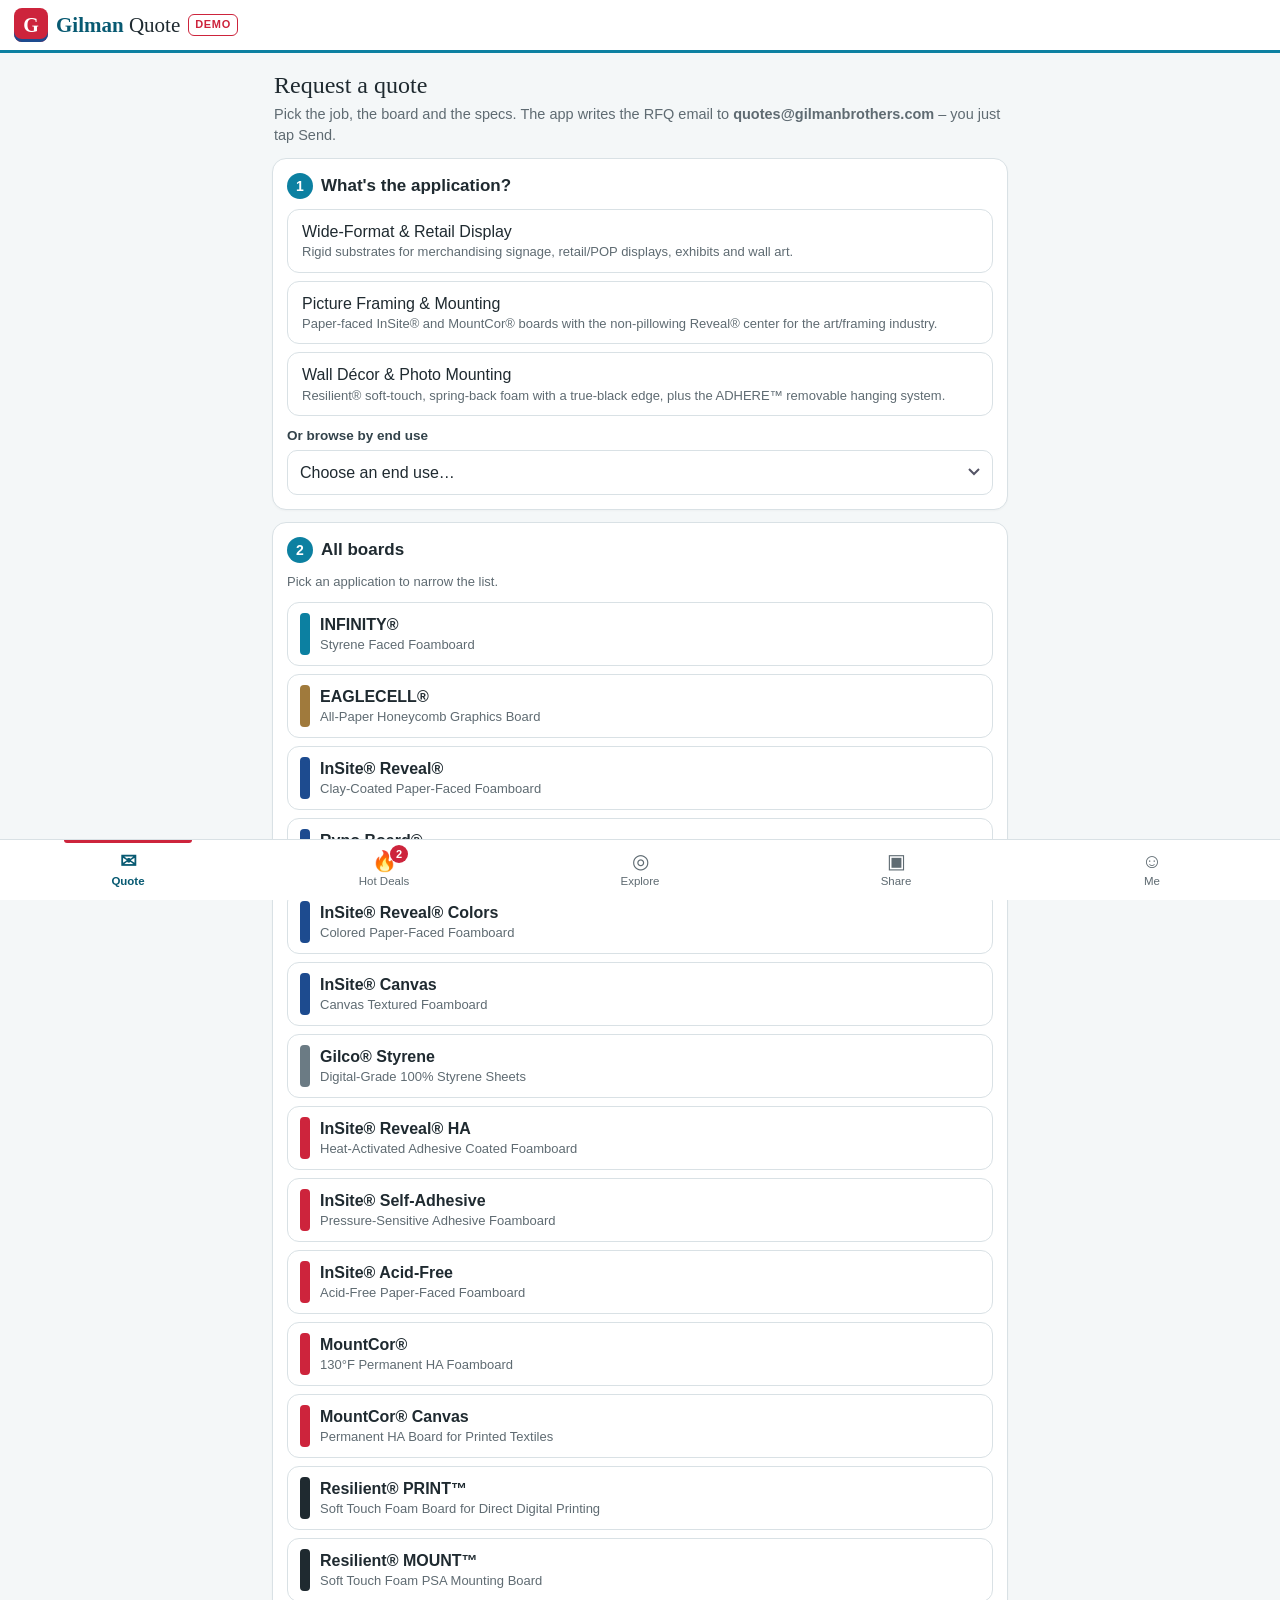
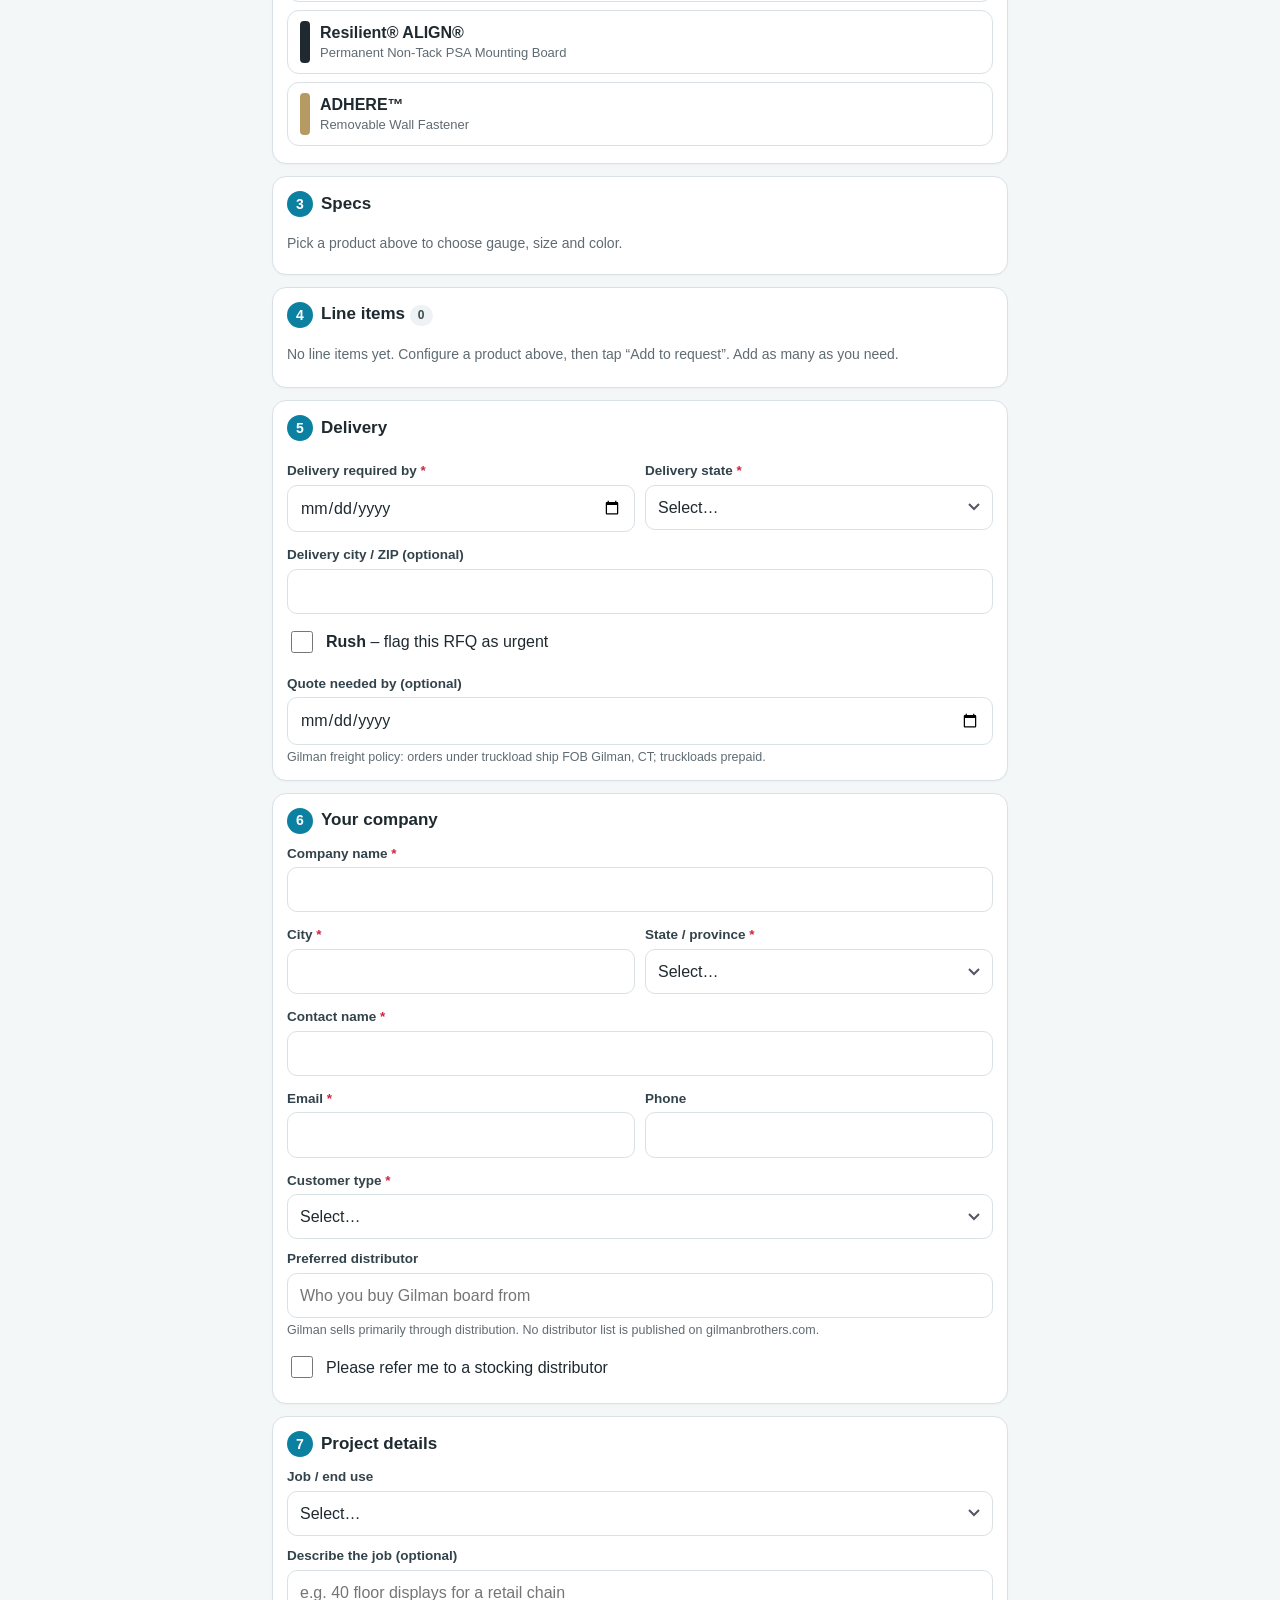
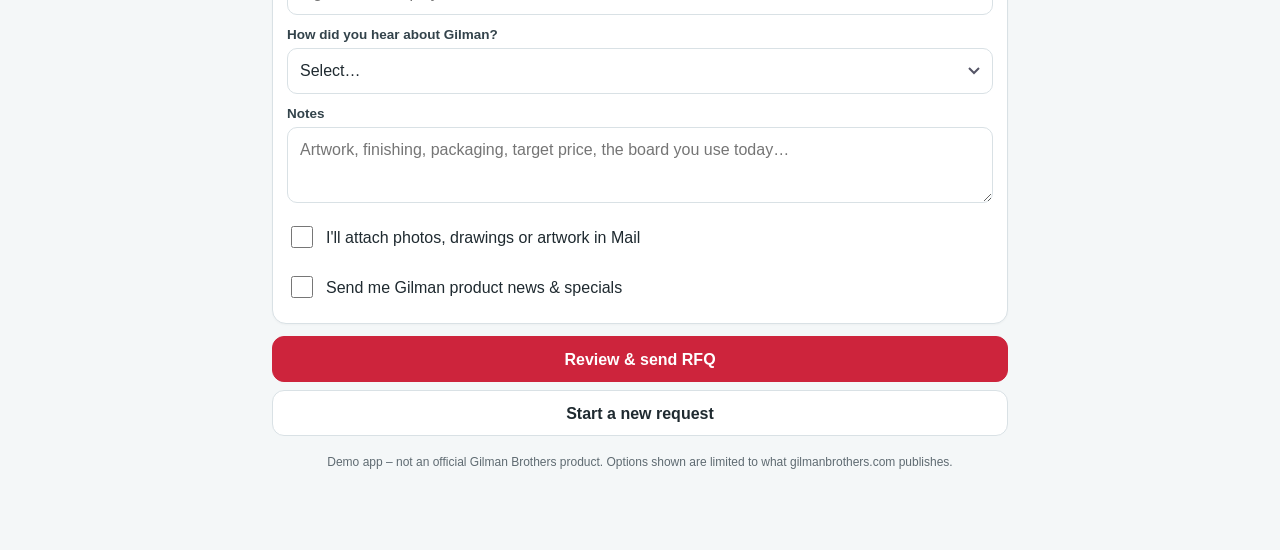
<file: index.html>
<!doctype html>
<html lang="en">
<head>
<meta charset="utf-8">
<meta name="viewport" content="width=device-width, initial-scale=1, viewport-fit=cover">
<meta name="robots" content="noindex, nofollow">
<title>Gilman Quote (Demo)</title>
<meta name="description" content="Demo app: send a Gilman Brothers foam board quote request in a few taps.">
<meta name="theme-color" content="#085a72">
<meta name="apple-mobile-web-app-capable" content="yes">
<meta name="mobile-web-app-capable" content="yes">
<meta name="apple-mobile-web-app-status-bar-style" content="default">
<meta name="apple-mobile-web-app-title" content="Gilman Quote">
<link rel="manifest" href="manifest.json">
<link rel="icon" href="icons/favicon.png">
<link rel="apple-touch-icon" href="icons/icon-180.png">
<link rel="stylesheet" href="styles.css">
</head>
<body>
<header class="top">
  <div class="brand"><span class="mark" aria-hidden="true">G</span><span class="wm"><b>Gilman</b> Quote</span><span class="demo" title="Demo build – not an official Gilman Brothers app">Demo</span></div>
  <button class="icon-btn" id="btnInstall" aria-label="How to install" hidden>⤓</button>
</header>
<main id="main">
  <section class="view" id="v-quote" data-view="quote"></section>
  <section class="view" id="v-deals" data-view="deals" hidden></section>
  <section class="view" id="v-explore" data-view="explore" hidden></section>
  <section class="view" id="v-share" data-view="share" hidden></section>
  <section class="view" id="v-me" data-view="me" hidden></section>
</main>
<nav class="tabs" role="tablist" aria-label="Sections">
  <button role="tab" data-tab="quote" aria-selected="true"><i aria-hidden="true">✉︎</i><span>Quote</span></button>
  <button role="tab" data-tab="deals" aria-selected="false"><i aria-hidden="true">🔥</i><span>Hot Deals</span><b class="badge" id="dealBadge" hidden>0</b></button>
  <button role="tab" data-tab="explore" aria-selected="false"><i aria-hidden="true">◎</i><span>Explore</span></button>
  <button role="tab" data-tab="share" aria-selected="false"><i aria-hidden="true">▣</i><span>Share</span></button>
  <button role="tab" data-tab="me" aria-selected="false"><i aria-hidden="true">☺︎</i><span>Me</span></button>
</nav>
<div class="sheet-bg" id="sheetBg" hidden></div>
<div class="sheet" id="sheet" role="dialog" aria-modal="true" hidden><div class="sheet-grab"></div><div id="sheetBody"></div></div>
<div class="toast" id="toast" role="status" aria-live="polite" hidden></div>
<script src="vendor/qrcode.js"></script>
<script src="push-config.js"></script>
<script src="push.js"></script>
<script src="app.js"></script>
</body>
</html>
</file>
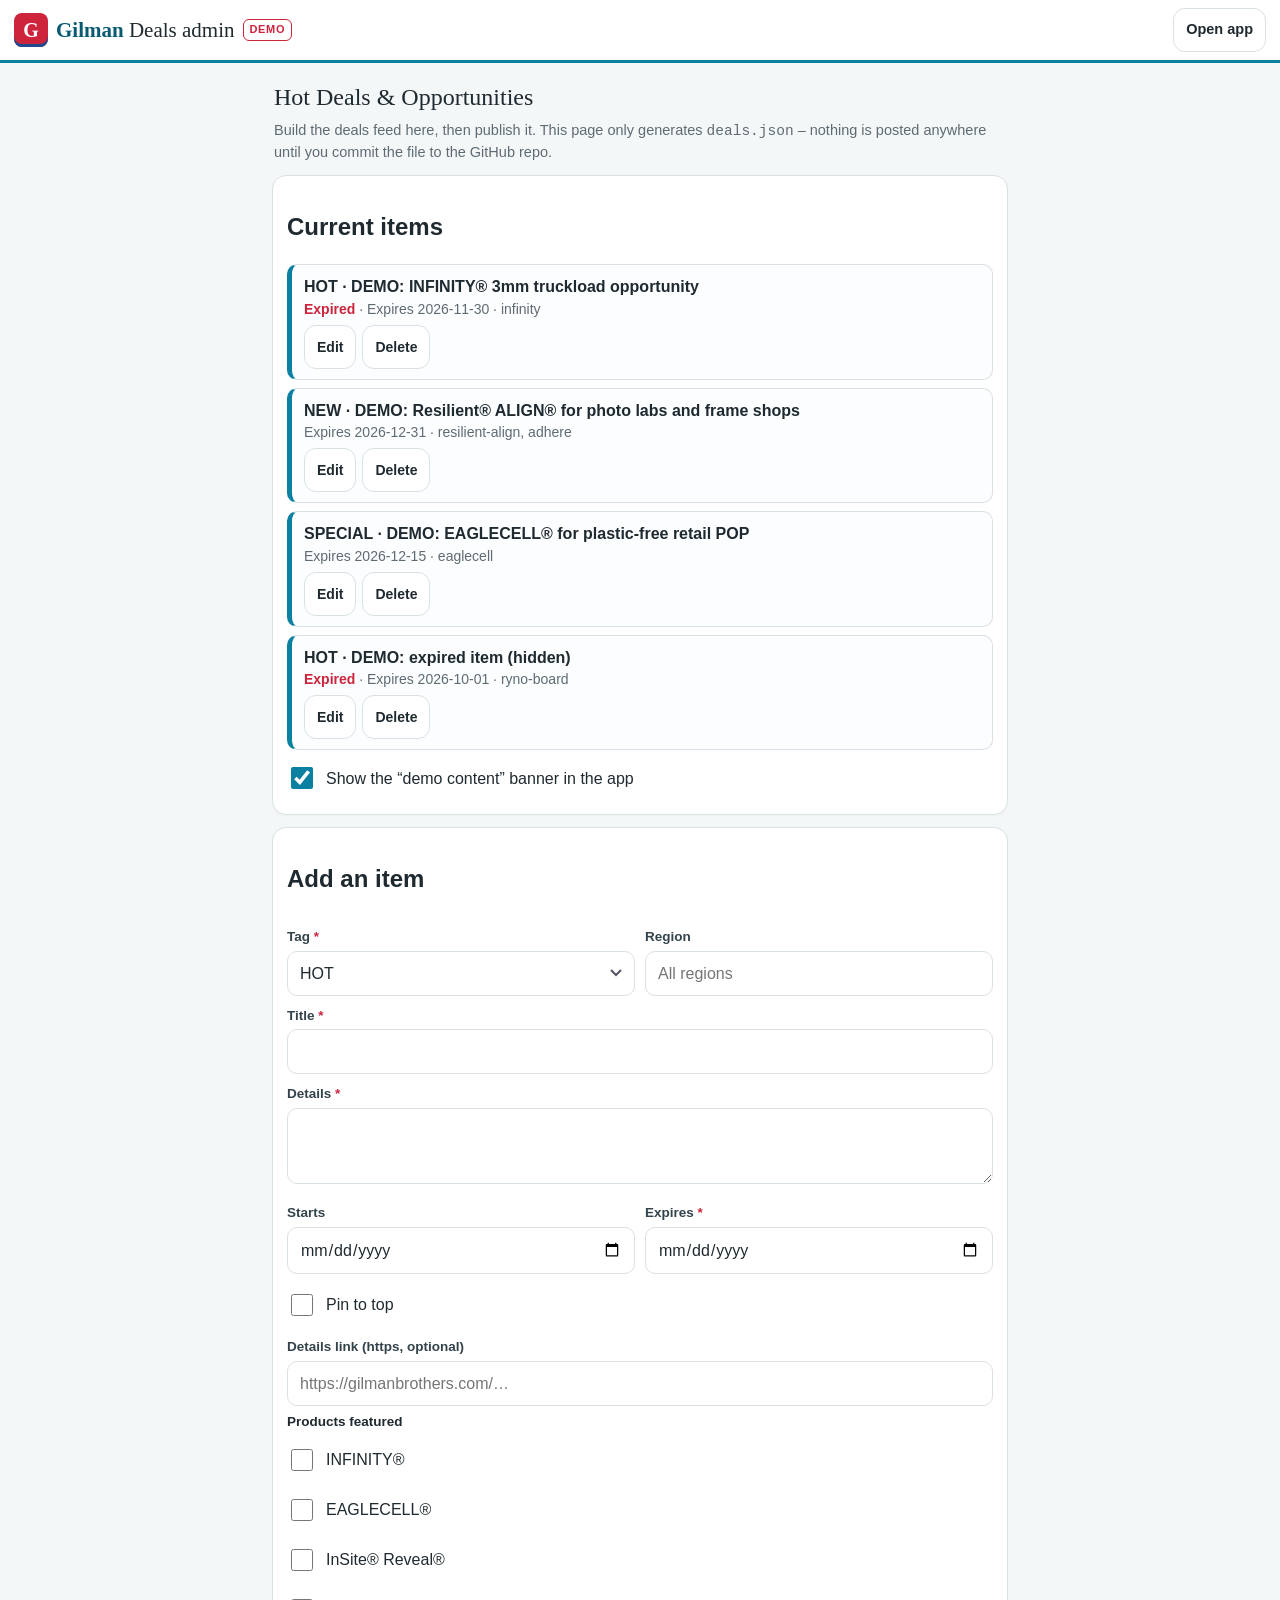
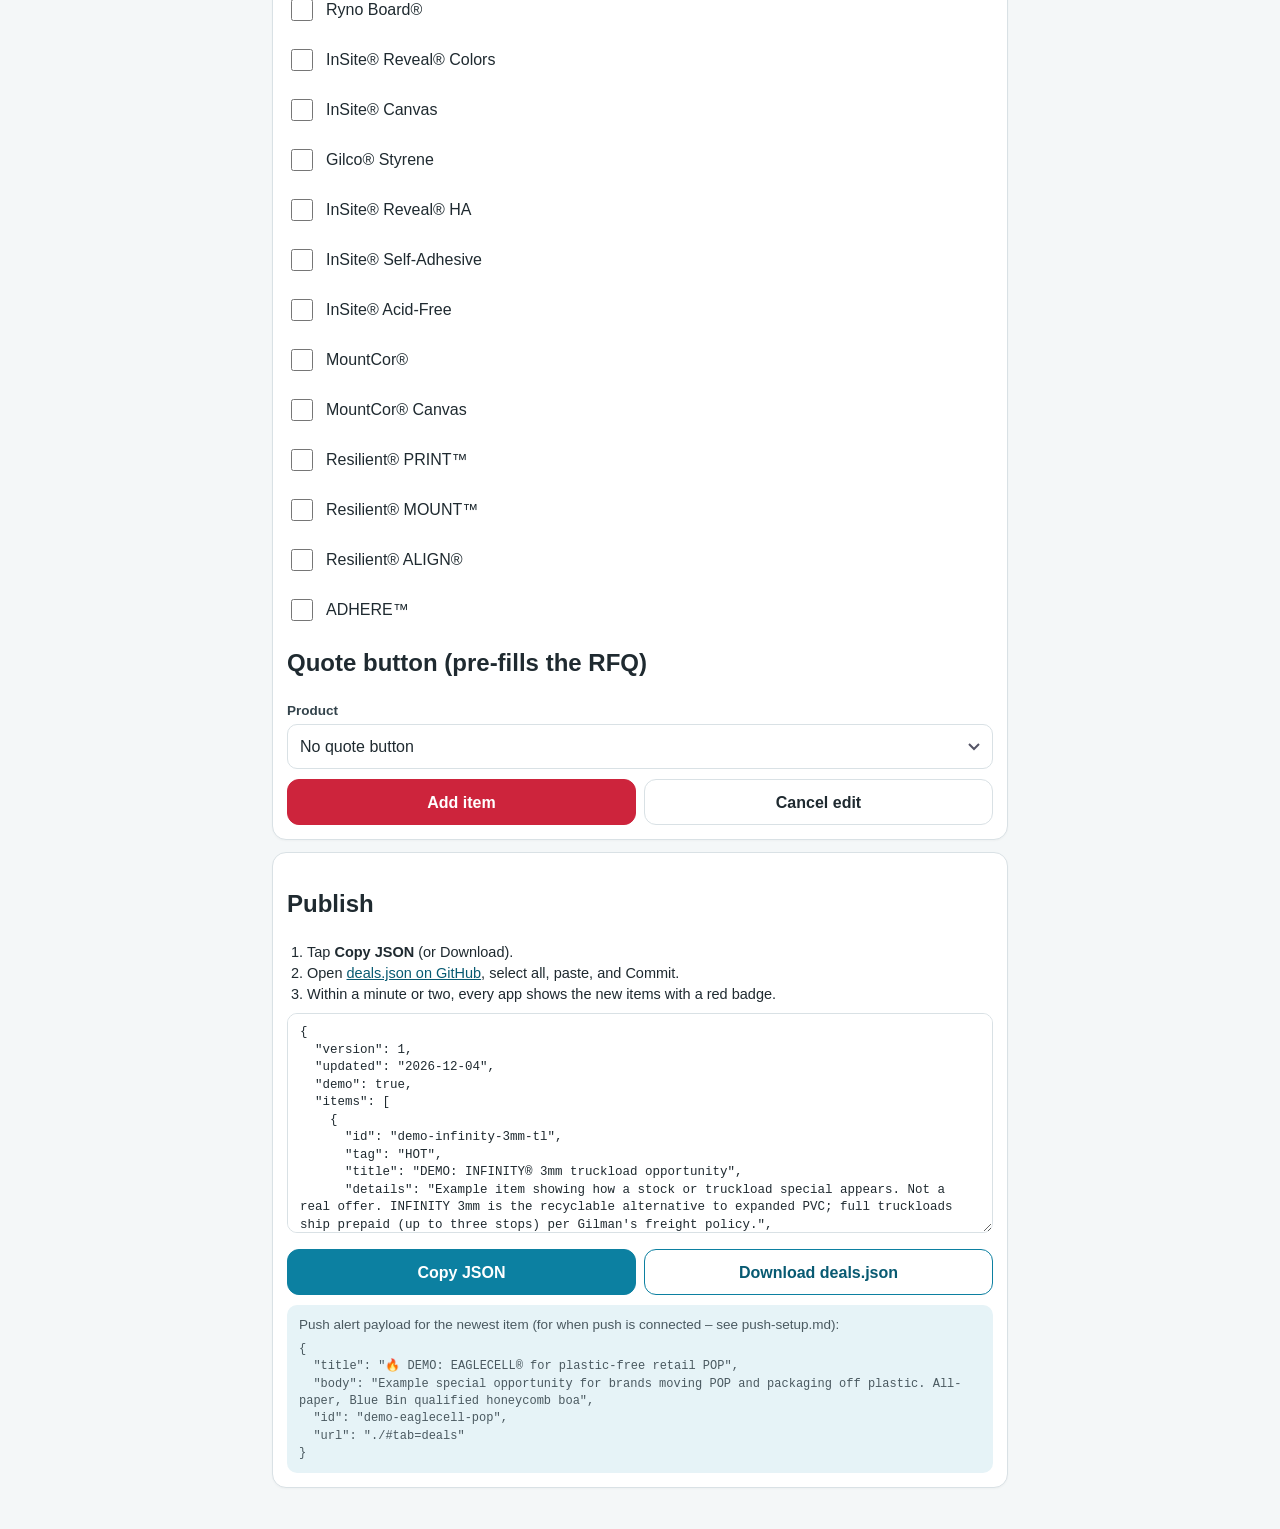
<file: admin.html>
<!doctype html>
<html lang="en">
<head>
<meta charset="utf-8">
<meta name="viewport" content="width=device-width, initial-scale=1, viewport-fit=cover">
<meta name="robots" content="noindex, nofollow">
<title>Gilman Quote – Deals admin (Demo)</title>
<link rel="icon" href="icons/favicon.png">
<link rel="stylesheet" href="styles.css">
<style>body{padding-bottom:30px}.top{position:static}textarea.json{min-height:220px;font:12.5px/1.4 ui-monospace,Menlo,monospace}.dl{display:grid;gap:8px}</style>
</head>
<body>
<header class="top"><div class="brand"><span class="mark" aria-hidden="true">G</span><span class="wm"><b>Gilman</b> Deals admin</span><span class="demo">Demo</span></div><a class="btn sm ghost" href="./">Open app</a></header>
<main>
  <h1 style="font:400 24px/1.2 Georgia,serif;margin:8px 2px">Hot Deals &amp; Opportunities</h1>
  <p class="sub">Build the deals feed here, then publish it. This page only generates <code>deals.json</code> – nothing is posted anywhere until you commit the file to the GitHub repo.</p>
  <div class="card"><h2>Current items</h2><div class="dl" id="list"></div>
    <label class="check"><input type="checkbox" id="demoFlag"> <span>Show the “demo content” banner in the app</span></label></div>
  <form class="card" id="f" novalidate>
    <h2 id="fh">Add an item</h2>
    <div class="row"><label class="f"><span>Tag <i>*</i></span><select id="tag"><option>HOT</option><option>SPECIAL</option><option>NEW</option></select></label>
      <label class="f"><span>Region</span><input type="text" id="region" maxlength="40" placeholder="All regions"></label></div>
    <label class="f"><span>Title <i>*</i></span><input type="text" id="title" maxlength="90"><div class="err" id="e-title"></div></label>
    <label class="f"><span>Details <i>*</i></span><textarea id="details" maxlength="400"></textarea><div class="err" id="e-details"></div></label>
    <div class="row"><label class="f"><span>Starts</span><input type="date" id="starts"></label><label class="f"><span>Expires <i>*</i></span><input type="date" id="expires"><div class="err" id="e-expires"></div></label></div>
    <label class="check"><input type="checkbox" id="pinned"> <span>Pin to top</span></label>
    <label class="f"><span>Details link (https, optional)</span><input type="text" id="link" maxlength="200" placeholder="https://gilmanbrothers.com/…"><div class="err" id="e-link"></div></label>
    <div class="f"><span style="font-size:13.5px;font-weight:600">Products featured</span><div id="prods"></div></div>
    <h2 style="margin-top:14px">Quote button (pre-fills the RFQ)</h2>
    <label class="f"><span>Product</span><select id="cp"><option value="">No quote button</option></select></label>
    <div id="ctaOpts"></div>
    <div class="btns"><button class="btn pri" type="submit" id="save">Add item</button><button class="btn ghost" type="button" id="cancel" hidden>Cancel edit</button></div>
  </form>
  <div class="card"><h2>Publish</h2>
    <ol style="margin:0 0 8px;padding-left:20px;font-size:14.5px"><li>Tap <b>Copy JSON</b> (or Download).</li><li>Open <a href="https://github.com/josephnrossi/gilman-quote/edit/main/deals.json" target="_blank" rel="noopener">deals.json on GitHub</a>, select all, paste, and Commit.</li><li>Within a minute or two, every app shows the new items with a red badge.</li></ol>
    <textarea class="json" id="out" readonly aria-label="deals.json output"></textarea>
    <div class="btns"><button class="btn teal" type="button" id="copy">Copy JSON</button><button class="btn" type="button" id="dl">Download deals.json</button></div>
    <div class="note">Push alert payload for the newest item (for when push is connected – see push-setup.md):<pre id="push" style="white-space:pre-wrap;margin:6px 0 0;font-size:12px"></pre></div>
  </div>
</main>
<div class="toast" id="toast" hidden></div>
<script>
(() => {
  const $ = s => document.querySelector(s), esc = s => String(s ?? '').replace(/[&<>"']/g, c => ({ '&': '&amp;', '<': '&lt;', '>': '&gt;', '"': '&quot;', "'": '&#39;' }[c]));
  let CAT, feed = { version: 1, updated: '', demo: false, items: [] }, editId = null;
  const toast = m => { const t = $('#toast'); t.textContent = m; t.hidden = false; clearTimeout(t._t); t._t = setTimeout(() => t.hidden = true, 2200); };
  const today = () => { const d = new Date(), z = n => String(n).padStart(2, '0'); return `${d.getFullYear()}-${z(d.getMonth() + 1)}-${z(d.getDate())}`; };
  const slug = s => String(s).toLowerCase().replace(/[^a-z0-9]+/g, '-').replace(/^-|-$/g, '').slice(0, 40) || 'deal';
  const P = id => CAT.products.find(p => p.id === id);
  function ctaOpts(c = {}) {
    const p = P($('#cp').value); if (!p) { $('#ctaOpts').innerHTML = ''; return; }
    const sel = (id, label, arr, v) => `<label class="f"><span>${label}</span><select id="${id}"><option value="">(customer picks)</option>${arr.map(o => `<option${o === v ? ' selected' : ''}>${esc(o)}</option>`).join('')}</select></label>`;
    $('#ctaOpts').innerHTML = `<label class="f"><span>Button label</span><input type="text" id="cl" maxlength="30" value="${esc(c.label || 'Quote this deal')}"></label>
      <div class="row">${sel('cg', 'Gauge', p.gauges.listed, c.gauge)}${sel('cs', 'Size', p.sizes.listed, c.size)}</div>
      <div class="row">${sel('cc', 'Color', p.colors, c.color)}${sel('cu', 'Unit', p.units, c.unit)}</div>
      <label class="f"><span>Suggested quantity</span><input type="number" id="cq" min="1" step="1" value="${esc(c.qty || '')}"></label>`;
  }
  function render() {
    feed.updated = today(); feed.demo = $('#demoFlag').checked;
    $('#list').innerHTML = feed.items.length ? feed.items.map(d => `<div class="item"><div class="t">${esc(d.tag)} · ${esc(d.title)}</div><div class="d">${d.expires < today() ? '<b style="color:var(--red)">Expired</b> · ' : ''}Expires ${esc(d.expires || '—')} · ${esc((d.products || []).join(', '))}</div><div class="a"><button class="btn ghost sm" type="button" data-e="${esc(d.id)}">Edit</button><button class="btn ghost sm" type="button" data-d="${esc(d.id)}">Delete</button></div></div>`).join('') : '<div class="empty">No items yet.</div>';
    $('#out').value = JSON.stringify(feed, null, 2);
    const n = feed.items.filter(d => !d.expires || d.expires >= today()).slice(-1)[0];
    $('#push').textContent = n ? JSON.stringify({ title: `🔥 ${n.title}`, body: n.details.slice(0, 120), id: n.id, url: './#tab=deals' }, null, 2) : '—';
  }
  function fill(d) {
    editId = d ? d.id : null; $('#fh').textContent = d ? 'Edit item' : 'Add an item'; $('#save').textContent = d ? 'Update item' : 'Add item'; $('#cancel').hidden = !d;
    d = d || {}; for (const k of ['title', 'details', 'starts', 'expires', 'link', 'region']) $('#' + k).value = d[k] || ''; $('#tag').value = d.tag || 'HOT'; $('#pinned').checked = !!d.pinned;
    document.querySelectorAll('#prods input').forEach(i => { i.checked = (d.products || []).includes(i.value); });
    $('#cp').value = (d.cta && d.cta.productId) || ''; ctaOpts(d.cta || {});
  }
  async function init() {
    CAT = await (await fetch('catalog.json', { cache: 'no-store' })).json();
    try { feed = await (await fetch('deals.json?t=' + Date.now(), { cache: 'no-store' })).json(); } catch (_) {}
    $('#demoFlag').checked = !!feed.demo;
    $('#prods').innerHTML = CAT.products.map(p => `<label class="check"><input type="checkbox" value="${p.id}"> <span>${esc(p.name)}</span></label>`).join('');
    $('#cp').innerHTML += CAT.products.map(p => `<option value="${p.id}">${esc(p.name)}</option>`).join('');
    $('#cp').addEventListener('change', () => ctaOpts()); $('#demoFlag').addEventListener('change', render);
    $('#f').addEventListener('submit', e => {
      e.preventDefault(); const v = id => $('#' + id).value.trim(), err = {};
      if (!v('title')) err.title = 'Required'; if (!v('details')) err.details = 'Required'; if (!v('expires')) err.expires = 'Required';
      if (v('link') && !/^https:\/\//.test(v('link'))) err.link = 'Must start with https://';
      for (const k of ['title', 'details', 'expires', 'link']) $('#e-' + k).textContent = err[k] || '';
      if (Object.keys(err).length) return;
      const d = { id: editId || (slug(v('title')) + '-' + Date.now().toString(36).slice(-4)), tag: v('tag'), title: v('title'), details: v('details') };
      if (v('starts')) d.starts = v('starts'); d.expires = v('expires'); if ($('#pinned').checked) d.pinned = true; if (v('region')) d.region = v('region');
      d.products = [...document.querySelectorAll('#prods input:checked')].map(i => i.value); if (v('link')) d.link = v('link');
      if (v('cp')) { d.cta = { label: v('cl') || 'Quote this deal', productId: v('cp') }; for (const [k, id] of [['gauge', 'cg'], ['size', 'cs'], ['color', 'cc'], ['unit', 'cu'], ['qty', 'cq']]) if (v(id)) d.cta[k] = v(id); if (!d.products.includes(d.cta.productId)) d.products.unshift(d.cta.productId); }
      const i = feed.items.findIndex(x => x.id === d.id); if (i >= 0) feed.items[i] = d; else feed.items.push(d);
      fill(null); render(); toast(i >= 0 ? 'Item updated' : 'Item added');
    });
    $('#cancel').addEventListener('click', () => fill(null));
    $('#list').addEventListener('click', e => { const b = e.target.closest('button'); if (!b) return; if (b.dataset.e) fill(feed.items.find(x => x.id === b.dataset.e)); if (b.dataset.d && confirm('Delete this item?')) { feed.items = feed.items.filter(x => x.id !== b.dataset.d); render(); } });
    $('#copy').addEventListener('click', async () => { try { await navigator.clipboard.writeText($('#out').value); toast('Copied'); } catch (_) { $('#out').select(); document.execCommand('copy'); toast('Copied'); } });
    $('#dl').addEventListener('click', () => { const a = document.createElement('a'); a.href = URL.createObjectURL(new Blob([$('#out').value], { type: 'application/json' })); a.download = 'deals.json'; a.click(); });
    render();
  }
  init();
})();
</script>
</body>
</html>
</file>
<file: styles.css>
:root{--teal:#0c80a1;--teal-d:#085a72;--teal-l:#e6f3f7;--red:#cd243c;--red-d:#a51a2f;--gold:#b59b62;--navy:#1d4b8f;--ink:#1f2a30;--mut:#5f6b72;--line:#d9e1e5;--bg:#f4f7f8;--card:#fff;--ok:#1d7a46;--warn:#9a5b00;
--safe-b:env(safe-area-inset-bottom,0px);--safe-t:env(safe-area-inset-top,0px);--tabh:60px}
*{box-sizing:border-box}
html,body{margin:0;padding:0;background:var(--bg);color:var(--ink);font:16px/1.45 -apple-system,BlinkMacSystemFont,"Segoe UI",Roboto,Helvetica,Arial,sans-serif;-webkit-text-size-adjust:100%;overflow-x:hidden}
body{min-height:100vh;padding-bottom:calc(var(--tabh) + var(--safe-b) + 12px)}
a{color:var(--teal-d)}
button,input,select,textarea{font:inherit;color:inherit}
.top{position:sticky;top:0;z-index:20;display:flex;align-items:center;justify-content:space-between;gap:8px;padding:calc(var(--safe-t) + 8px) 14px 8px;background:#fff;border-bottom:3px solid var(--teal)}
.brand{display:flex;align-items:center;gap:8px;min-width:0}
.mark{width:34px;height:34px;border-radius:8px;background:var(--red);color:#fff;display:grid;place-items:center;font:700 20px/1 Georgia,"Times New Roman",serif;box-shadow:inset 0 -3px 0 var(--navy)}
.wm{font:400 21px/1 Georgia,"PT Serif","Times New Roman",serif;white-space:nowrap}
.wm b{color:var(--teal-d)}
.demo{font-size:11px;font-weight:700;letter-spacing:.06em;text-transform:uppercase;color:var(--red);border:1.5px solid var(--red);border-radius:6px;padding:2px 6px}
.icon-btn{min-width:44px;min-height:44px;border:0;background:transparent;font-size:22px;border-radius:10px}
main{max-width:760px;margin:0 auto;padding:12px 12px 0}
.view h1{font:400 24px/1.2 Georgia,"PT Serif",serif;margin:6px 2px 4px}
.view h2{font-size:17px;margin:0 0 8px}
.sub{color:var(--mut);margin:0 2px 12px;font-size:14.5px}
.card{background:var(--card);border:1px solid var(--line);border-radius:14px;padding:14px;margin:0 0 12px;box-shadow:0 1px 2px rgba(0,0,0,.03)}
.step{display:flex;align-items:center;gap:8px;margin-bottom:10px}
.step .n{width:26px;height:26px;border-radius:50%;background:var(--teal);color:#fff;display:grid;place-items:center;font-weight:700;font-size:14px;flex:0 0 auto}
.step h2{margin:0}
.chips{display:flex;flex-wrap:wrap;gap:8px}
.chip{min-height:44px;padding:8px 14px;border:1.5px solid var(--line);border-radius:22px;background:#fff;cursor:pointer;text-align:left;line-height:1.2}
.chip[aria-pressed=true]{border-color:var(--teal);background:var(--teal-l);color:var(--teal-d);font-weight:600}
.app-chip{display:block;width:100%;border-radius:12px;padding:12px 14px}
.app-chip small{display:block;color:var(--mut);font-weight:400;margin-top:3px;font-size:13px}
.plist{display:grid;gap:8px;margin-top:10px}
.pbtn{display:flex;align-items:center;gap:10px;width:100%;min-height:52px;padding:10px 12px;border:1.5px solid var(--line);border-radius:12px;background:#fff;text-align:left;cursor:pointer}
.pbtn[aria-pressed=true]{border-color:var(--teal);background:var(--teal-l)}
.pbtn .sw{width:10px;align-self:stretch;border-radius:4px;background:var(--teal);flex:0 0 auto}
.pbtn b{display:block}
.pbtn small{color:var(--mut);display:block;font-size:13px}
.pbtn .also{margin-left:auto;font-size:11px;color:var(--mut);border:1px solid var(--line);border-radius:6px;padding:1px 5px;white-space:nowrap}
label.f{display:block;margin:10px 0 0}
label.f>span{display:block;font-size:13.5px;font-weight:600;color:#33434b;margin:0 0 4px}
label.f>span i{font-style:normal;color:var(--red)}
.hint{font-size:12.5px;color:var(--mut);margin-top:3px}
input[type=text],input[type=email],input[type=tel],input[type=number],input[type=date],input[type=search],select,textarea{width:100%;min-height:44px;padding:10px 12px;border:1.5px solid var(--line);border-radius:10px;background:#fff;font-size:16px;-webkit-appearance:none;appearance:none}
select{background:#fff url("data:image/svg+xml,%3Csvg xmlns='http://www.w3.org/2000/svg' width='12' height='8'%3E%3Cpath d='M1 1l5 5 5-5' fill='none' stroke='%23556' stroke-width='2'/%3E%3C/svg%3E") no-repeat right 12px center;padding-right:34px}
input[type=date]{display:block;min-width:0}
textarea{min-height:76px;resize:vertical}
input:focus,select:focus,textarea:focus{outline:none;border-color:var(--teal);box-shadow:0 0 0 3px rgba(12,128,161,.18)}
.invalid{border-color:var(--red)!important;background:#fff6f7!important}
.err{color:var(--red);font-size:13px;margin-top:3px}
.row{display:grid;grid-template-columns:1fr 1fr;gap:10px}
.row3{display:grid;grid-template-columns:1fr auto 1fr;gap:6px;align-items:end}
.row3 .x{padding-bottom:12px;color:var(--mut)}
@media (max-width:360px){.row{grid-template-columns:1fr}}
.check{display:flex;align-items:center;gap:10px;min-height:44px;margin-top:6px;cursor:pointer}
.check input{width:22px;height:22px;accent-color:var(--teal);flex:0 0 auto}
.btn{display:inline-flex;align-items:center;justify-content:center;gap:6px;min-height:46px;padding:10px 16px;border-radius:12px;border:1.5px solid var(--teal);background:#fff;color:var(--teal-d);font-weight:650;cursor:pointer;text-decoration:none;text-align:center}
.btn.pri{background:var(--red);border-color:var(--red);color:#fff}
.btn.pri:active{background:var(--red-d)}
.btn.teal{background:var(--teal);border-color:var(--teal);color:#fff}
.btn.ghost{border-color:var(--line);color:var(--ink)}
.btn.sm{min-height:44px;padding:8px 12px;font-size:14.5px}
.btn.block{display:flex;width:100%}
.btns{display:flex;flex-wrap:wrap;gap:8px;margin-top:10px}
.btns .btn{flex:1 1 140px}
.items{display:grid;gap:8px;margin-top:8px}
.item{border:1px solid var(--line);border-left:5px solid var(--teal);border-radius:10px;padding:10px 10px 10px 12px;background:#fbfdfe}
.item .t{font-weight:650}
.item .d{color:var(--mut);font-size:14px}
.item .a{display:flex;gap:6px;margin-top:6px}
.item .a .btn{min-height:44px;padding:6px 12px;font-size:14px}
.empty{color:var(--mut);font-size:14px;padding:6px 0}
.preview{white-space:pre-wrap;font:13px/1.4 ui-monospace,SFMono-Regular,Menlo,monospace;background:#f7fafb;border:1px solid var(--line);border-radius:10px;padding:10px;max-height:320px;overflow:auto;word-break:break-word}
.note{font-size:13.5px;color:#4a5960;background:var(--teal-l);border-radius:10px;padding:10px 12px;margin-top:10px}
.note.warn{background:#fff4e0;color:#5a3d00}
.tabs{position:fixed;left:0;right:0;bottom:0;z-index:30;display:grid;grid-template-columns:repeat(5,1fr);background:#fff;border-top:1px solid var(--line);padding-bottom:var(--safe-b)}
.tabs button{position:relative;min-height:var(--tabh);border:0;background:none;display:flex;flex-direction:column;align-items:center;justify-content:center;gap:2px;color:var(--mut);font-size:11.5px;cursor:pointer;padding:4px 2px}
.tabs button i{font-style:normal;font-size:20px;line-height:1}
.tabs button[aria-selected=true]{color:var(--teal-d);font-weight:700}
.tabs button[aria-selected=true]::before{content:"";position:absolute;top:0;left:25%;right:25%;height:3px;background:var(--red);border-radius:0 0 3px 3px}
.badge{position:absolute;top:5px;left:calc(50% + 6px);min-width:18px;height:18px;padding:0 5px;border-radius:9px;background:var(--red);color:#fff;font-size:11px;line-height:18px;font-style:normal}
.deal{position:relative;border-left:5px solid var(--red)}
.deal.seen{border-left-color:var(--gold)}
.deal .tag{display:inline-block;font-size:11px;font-weight:800;letter-spacing:.05em;color:#fff;background:var(--red);border-radius:5px;padding:2px 6px;margin-right:6px;vertical-align:2px}
.deal .tag.special{background:var(--navy)}.deal .tag.new{background:var(--teal)}
.deal .new-dot{position:absolute;top:12px;right:12px;width:10px;height:10px;border-radius:50%;background:var(--red)}
.deal h2{padding-right:18px}
.meta{font-size:13px;color:var(--mut)}
.prod-card h2{margin-bottom:2px}
.prod-card .tl{color:var(--mut);font-size:14px;margin-bottom:6px}
.kv{display:grid;grid-template-columns:auto 1fr;gap:3px 10px;font-size:14px;margin:8px 0}
.kv dt{color:var(--mut)}.kv dd{margin:0}
.links{display:grid;gap:6px;margin-top:6px}
.links a{display:flex;align-items:center;min-height:44px;padding:8px 12px;border:1px solid var(--line);border-radius:10px;text-decoration:none;background:#fff;color:var(--ink);word-break:break-word}
.links a::after{content:"↗";margin-left:auto;padding-left:8px;color:var(--mut)}
details.acc{background:#fff;border:1px solid var(--line);border-radius:14px;margin-bottom:10px;overflow:hidden}
details.acc>summary{list-style:none;cursor:pointer;min-height:52px;display:flex;align-items:center;justify-content:space-between;padding:10px 14px;font-weight:650}
details.acc>summary::-webkit-details-marker{display:none}
details.acc>summary::after{content:"＋";color:var(--teal)}
details.acc[open]>summary::after{content:"－"}
details.acc>.in{padding:0 14px 14px}
.qr{display:grid;place-items:center;background:#fff;border-radius:12px;padding:12px}
.qr canvas,.qr img{width:min(240px,70vw);height:auto;image-rendering:pixelated}
.sheet-bg{position:fixed;inset:0;background:rgba(10,20,25,.45);z-index:40}
.sheet{position:fixed;left:0;right:0;bottom:0;z-index:41;max-height:88vh;overflow:auto;background:#fff;border-radius:18px 18px 0 0;padding:8px 16px calc(16px + var(--safe-b));max-width:760px;margin:0 auto;-webkit-overflow-scrolling:touch}
.sheet-grab{width:44px;height:5px;border-radius:3px;background:#c9d3d8;margin:4px auto 10px}
.toast{position:fixed;left:50%;transform:translateX(-50%);bottom:calc(var(--tabh) + var(--safe-b) + 14px);z-index:50;background:#1f2a30;color:#fff;padding:10px 16px;border-radius:12px;max-width:90vw;font-size:14.5px;box-shadow:0 6px 20px rgba(0,0,0,.2)}
.pill{display:inline-block;font-size:12px;border-radius:999px;padding:2px 8px;background:#eef2f4;color:#3c4a50;margin:2px 4px 2px 0}
.recent{display:flex;gap:10px;align-items:center}
.recent .grow{flex:1;min-width:0}
.recent .grow b{display:block;overflow:hidden;text-overflow:ellipsis;white-space:nowrap}
.foot{font-size:12px;color:var(--mut);text-align:center;margin:18px 6px 6px}
.sr{position:absolute;width:1px;height:1px;overflow:hidden;clip:rect(0 0 0 0)}
@media (min-width:700px){.row-wide{display:grid;grid-template-columns:1fr 1fr;gap:12px}}
</file>
